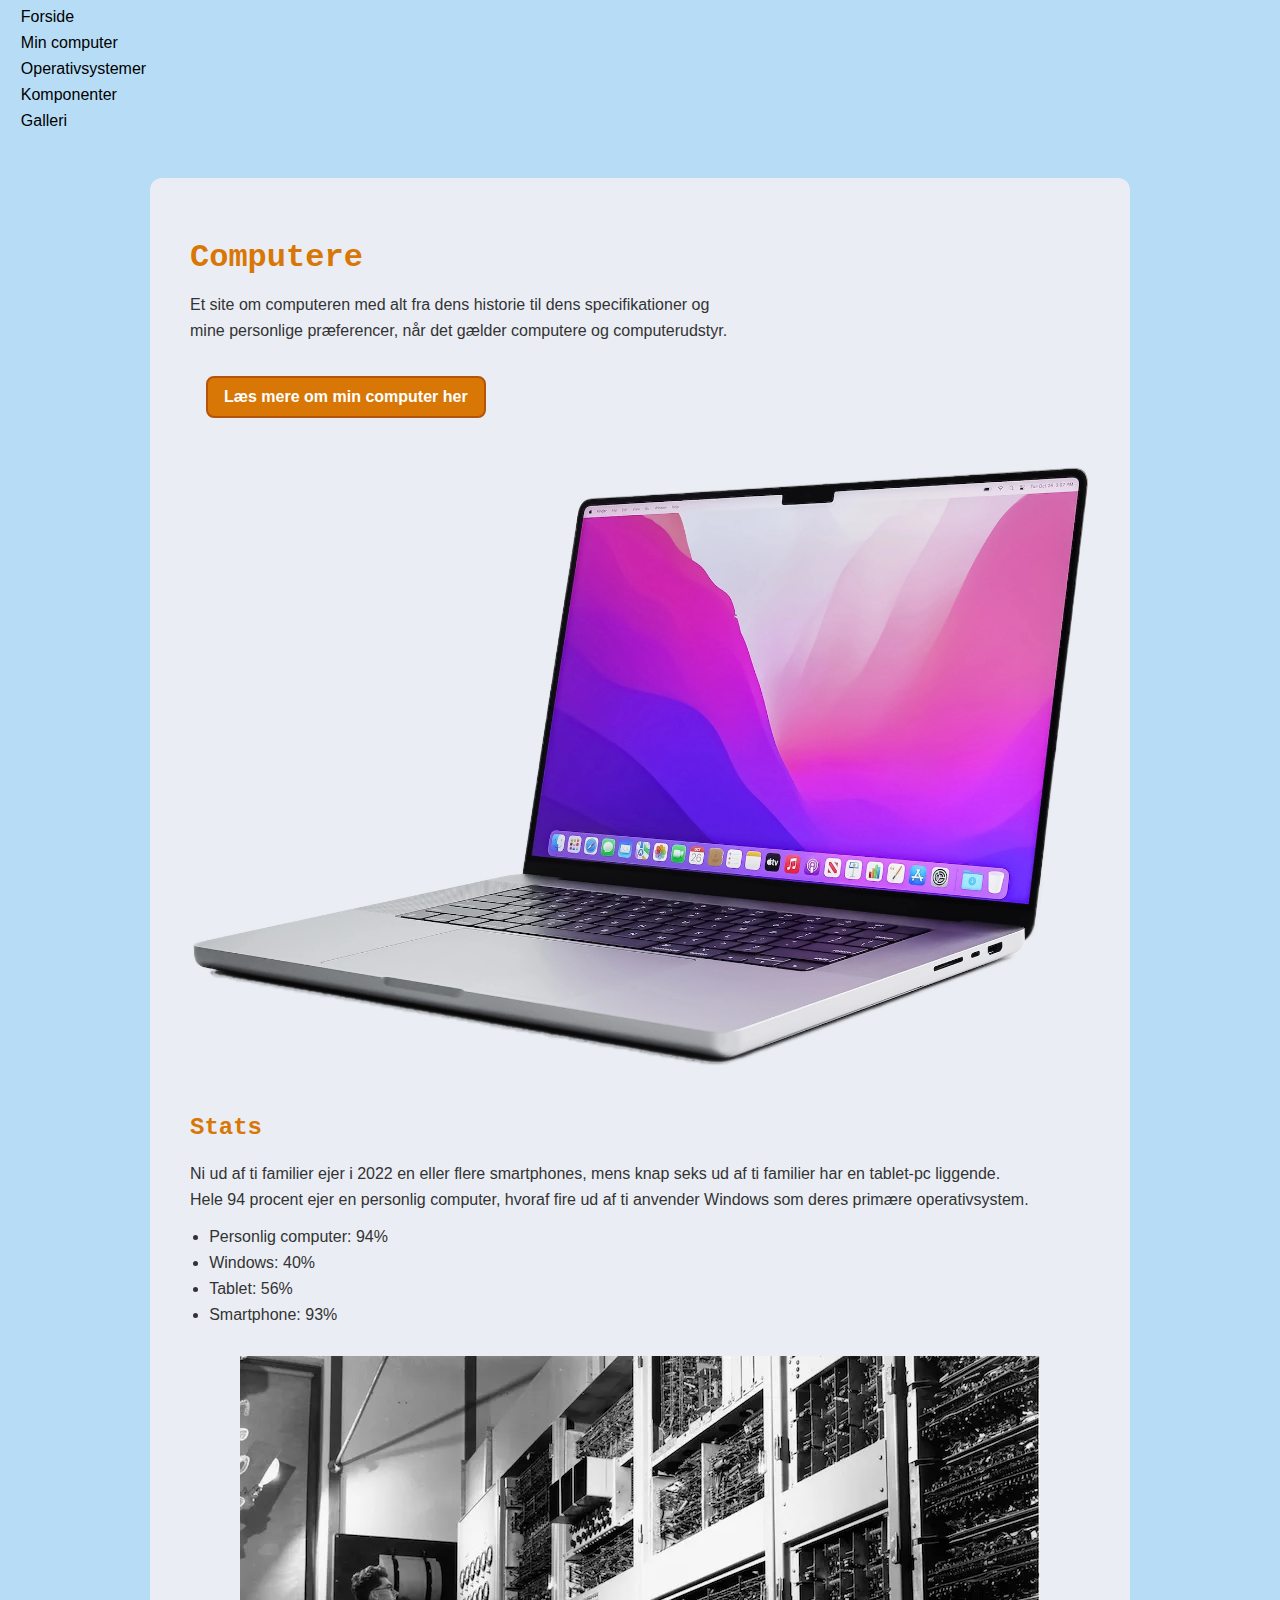
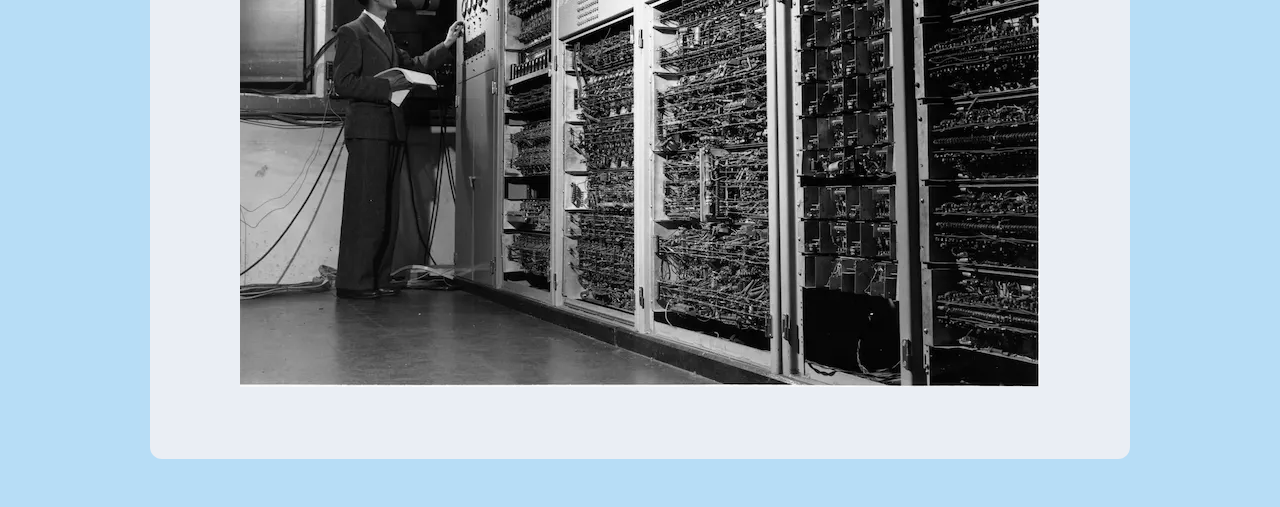
<file: index.html>
<!doctype html>
<html lang="da">
  <head>
    <meta charset="UTF-8" />
    <meta name="viewport" content="width=device-width, initial-scale=1.0" />
    <meta name="robots" content="noindex" />
    <title>Forside</title>
    <link rel="stylesheet" href="css/style.css" />
  </head>
  <body>
    <header>
      <nav>
        <ul>
          <li><a href="index.html">Forside</a></li>
          <li><a href="min_computer.html">Min computer</a></li>
          <li><a href="operativsystemer.html">Operativsystemer</a></li>
          <li><a href="komponenter.html">Komponenter</a></li>
          <li><a href="galleri.html">Galleri</a></li>
        </ul>
      </nav>
    </header>
    <main>
      <h1>Computere</h1>
      <p>
        Et site om computeren med alt fra dens historie til dens specifikationer
        og mine personlige præferencer, når det gælder computere og
        computerudstyr.
      </p>
      <a href="min_computer.html" class="cta-btn"
        >Læs mere om min computer her</a
      >
      <img src="imgs/computer-cutout.webp" alt="Et billede af en computer" />
      <h2>Stats</h2>
      <p>
        Ni ud af ti familier ejer i 2022 en eller flere smartphones, mens knap
        seks ud af ti familier har en tablet-pc liggende. Hele 94 procent ejer
        en personlig computer, hvoraf fire ud af ti anvender Windows som deres
        primære operativsystem.
      </p>
      <ul>
        <li>Personlig computer: 94%</li>
        <li>Windows: 40%</li>
        <li>Tablet: 56%</li>
        <li>Smartphone: 93%</li>
      </ul>
      <img
        src="imgs/computer-old.webp"
        alt="Et billede af en gammel computer"
      />
    </main>
    <footer></footer>
  </body>
</html>
</file>
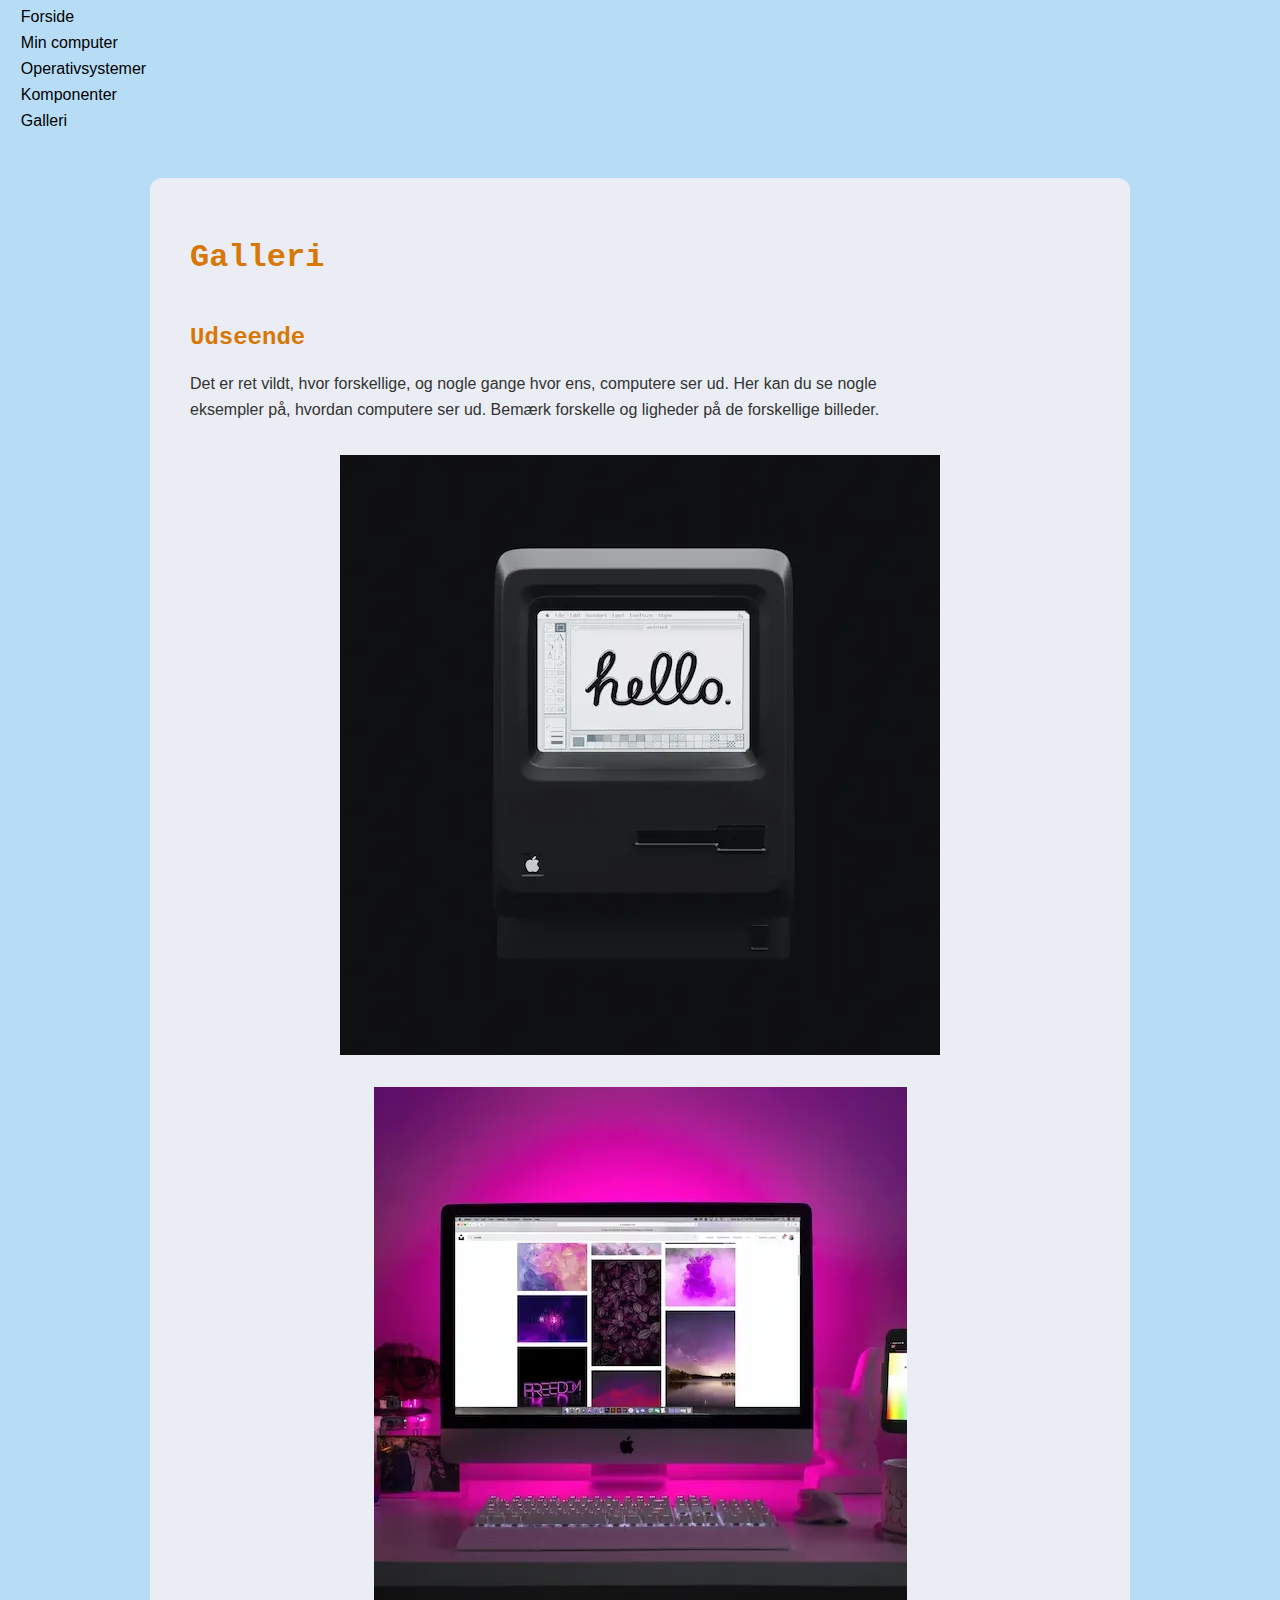
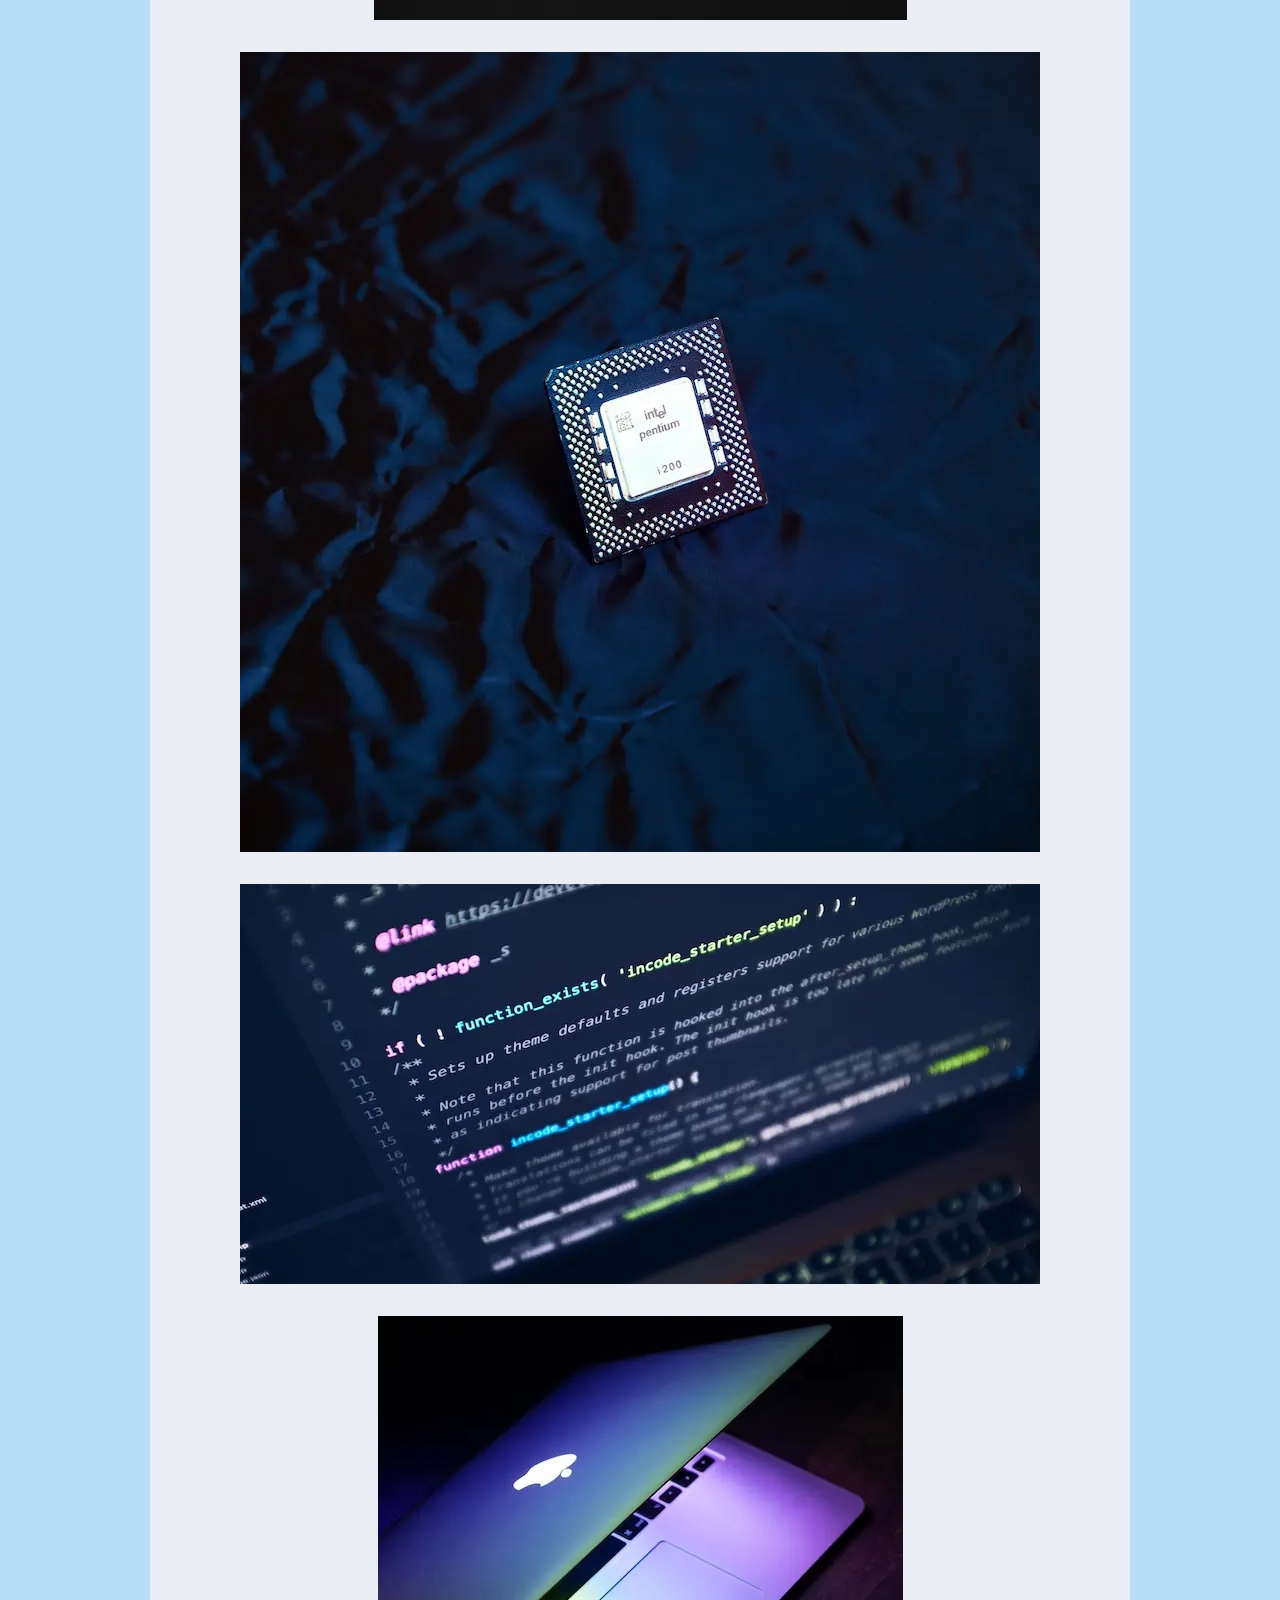
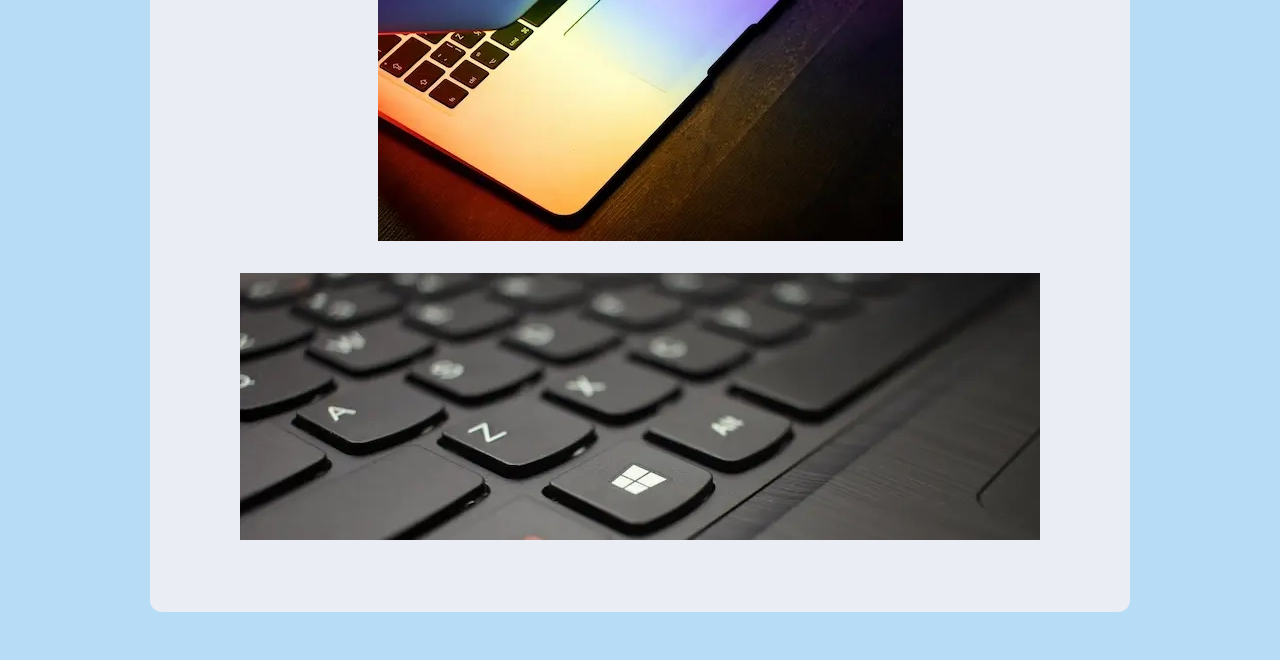
<file: galleri.html>
<!doctype html>
<html lang="da">
  <head>
    <meta charset="UTF-8" />
    <meta name="viewport" content="width=device-width, initial-scale=1.0" />
    <meta name="robots" content="noindex" />
    <title>Galleri</title>
    <link rel="stylesheet" href="css/style.css" />
  </head>
  <body>
    <header>
      <nav>
        <ul>
          <li><a href="index.html">Forside</a></li>
          <li><a href="min_computer.html">Min computer</a></li>
          <li><a href="operativsystemer.html">Operativsystemer</a></li>
          <li><a href="komponenter.html">Komponenter</a></li>
          <li><a href="galleri.html">Galleri</a></li>
        </ul>
      </nav>
    </header>
    <main>
      <h1>Galleri</h1>
      <h2>Udseende</h2>
      <p>
        Det er ret vildt, hvor forskellige, og nogle gange hvor ens, computere
        ser ud. Her kan du se nogle eksempler på, hvordan computere ser ud.
        Bemærk forskelle og ligheder på de forskellige billeder.
      </p>
      <img src="imgs/galleri/apple-84.webp" alt="" />
      <img src="imgs/galleri/desktop-setup.webp" alt="" />
      <img src="imgs/galleri/intel-chip.webp" alt="" />
      <img src="imgs/galleri/code.webp" alt="" />
      <img src="imgs/galleri/macbook.webp" alt="" />
      <img src="imgs/galleri/keyboard.webp" alt="" />
    </main>
    <footer></footer>
  </body>
</html>
</file>
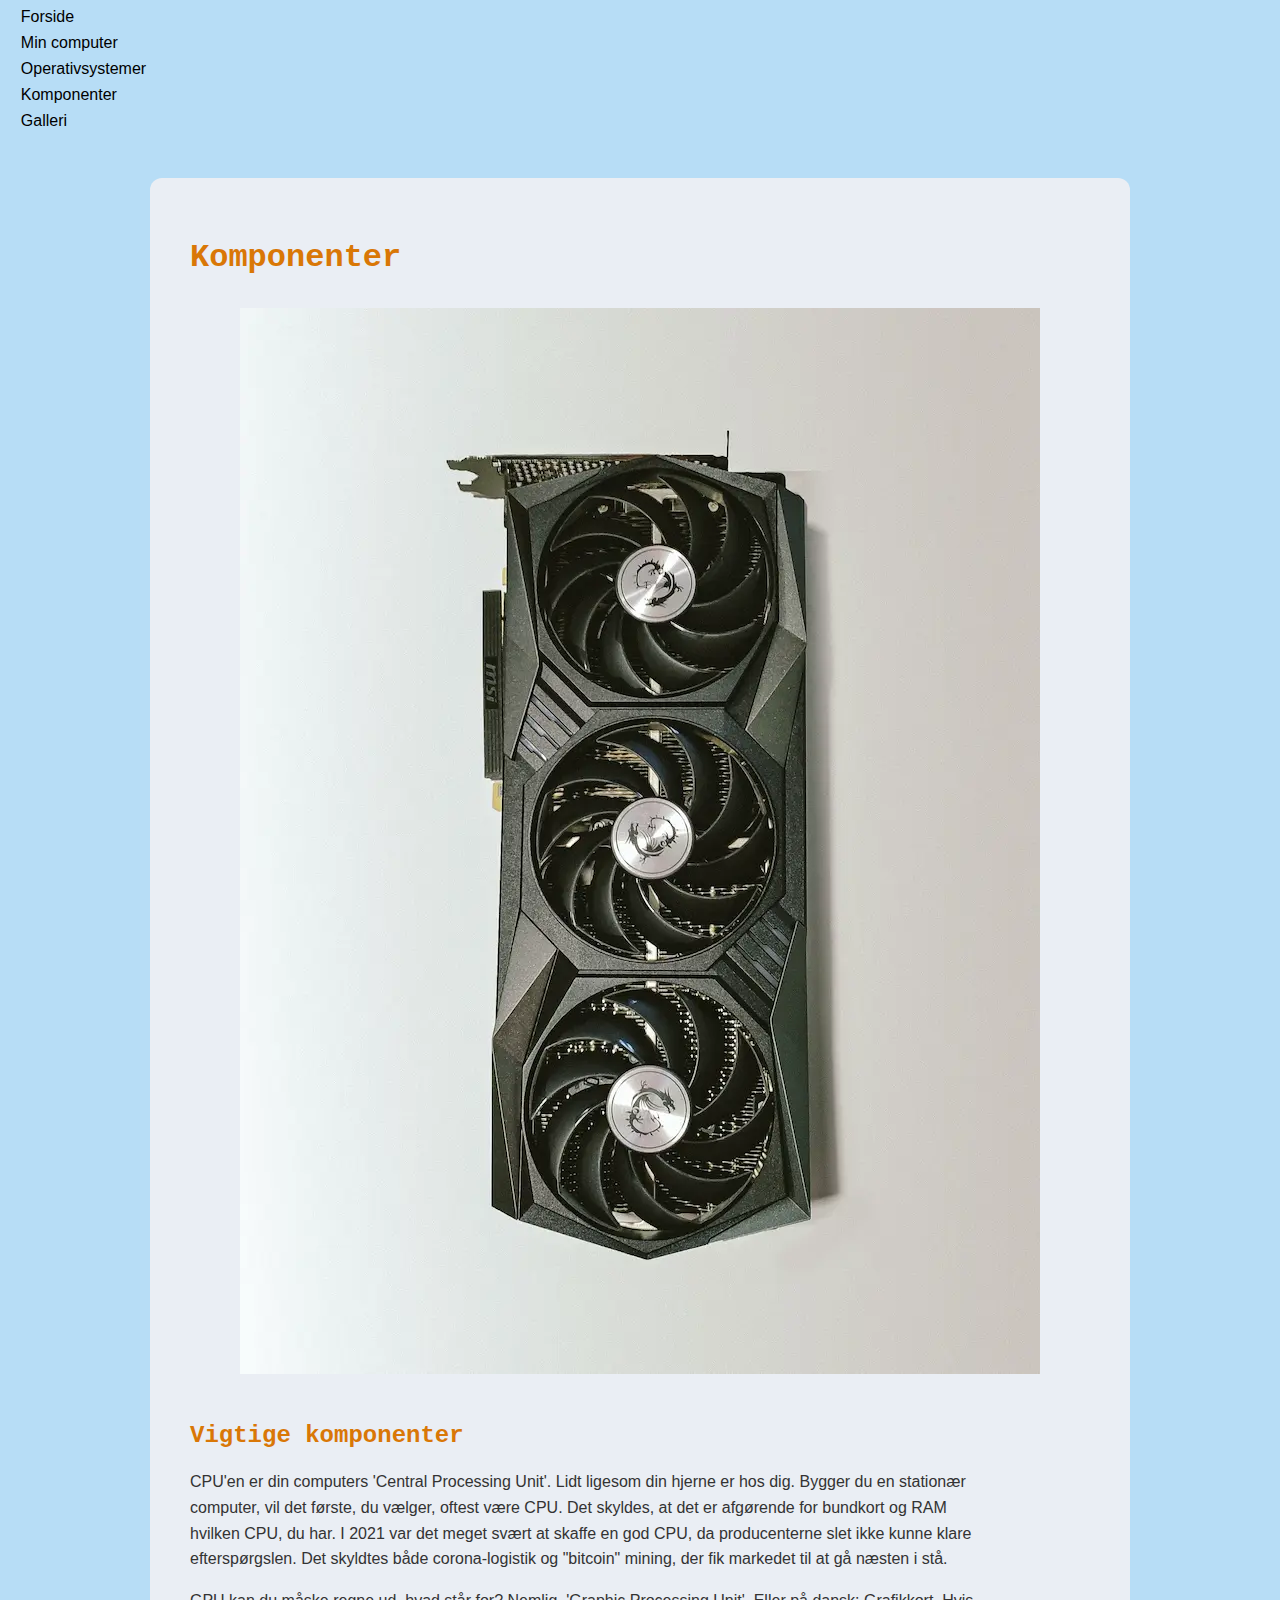
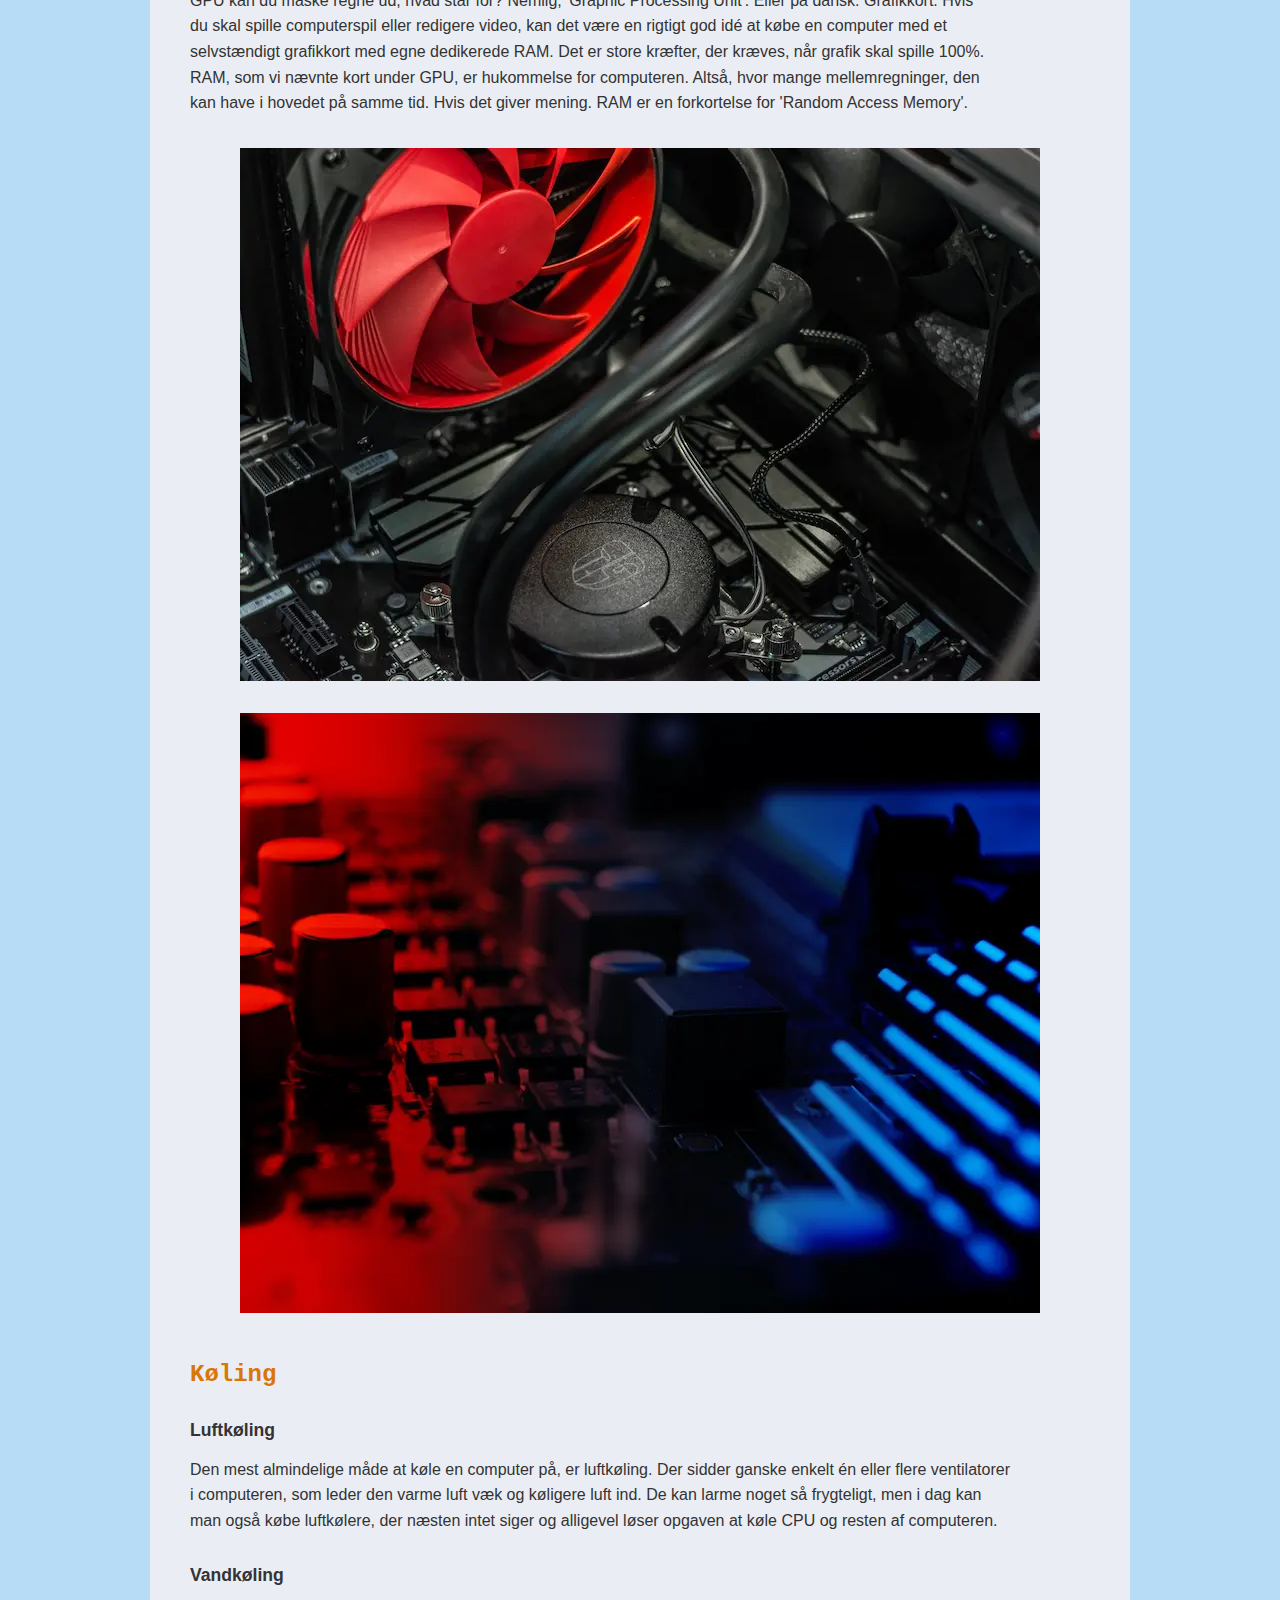
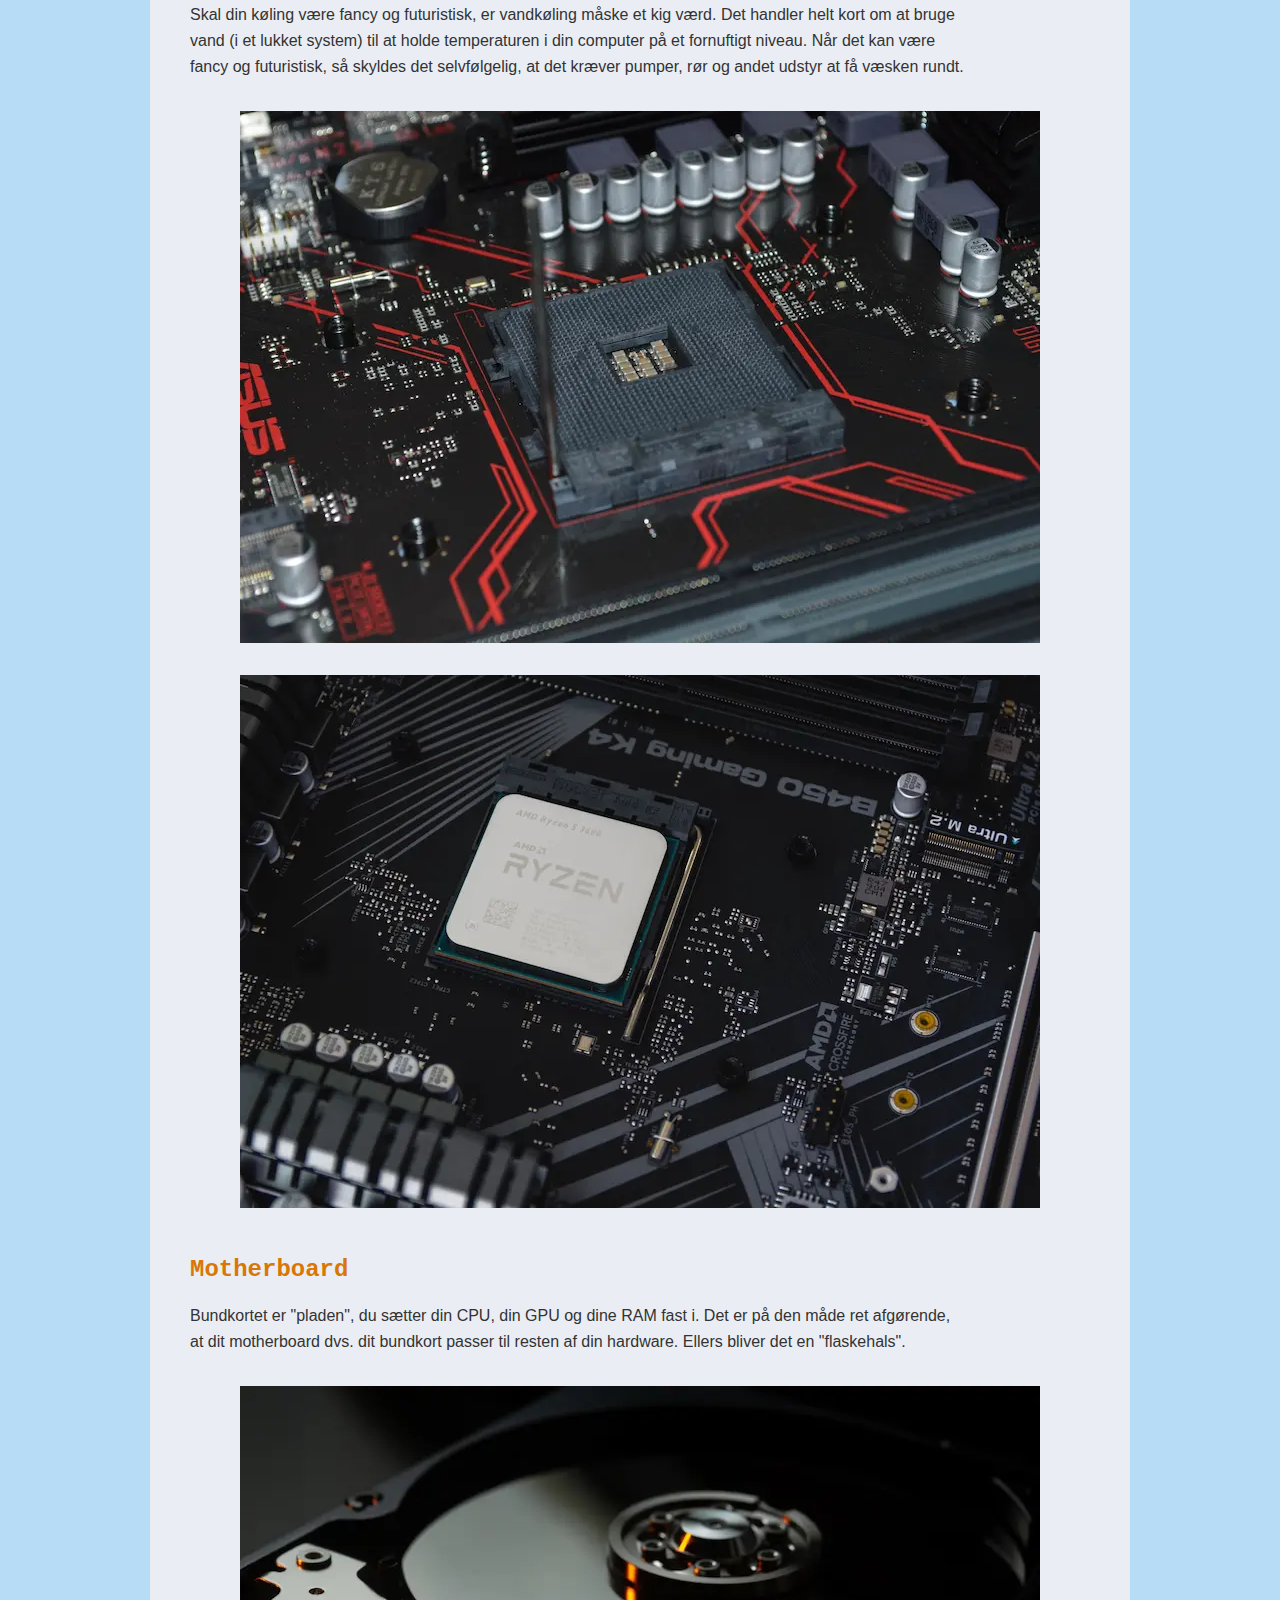
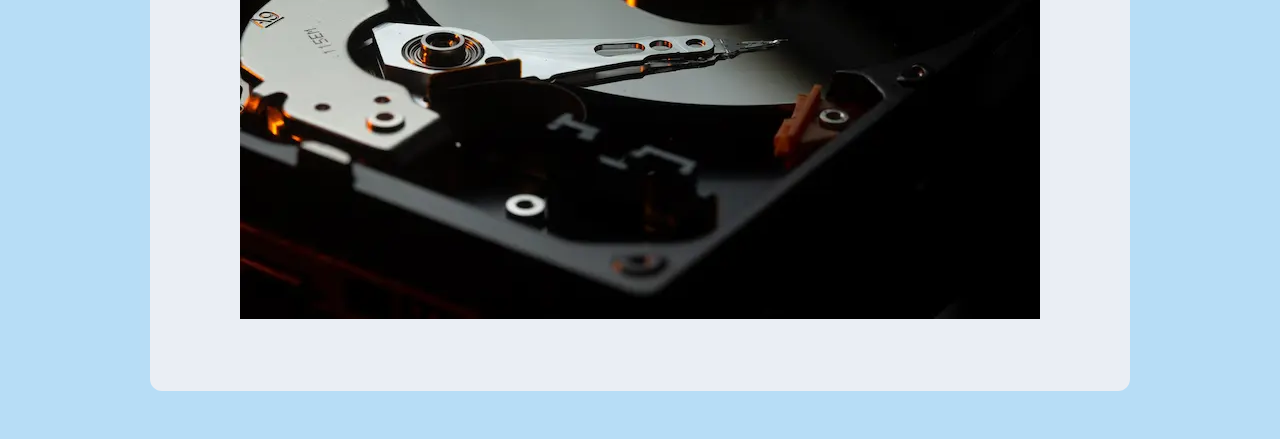
<file: komponenter.html>
<!doctype html>
<html lang="da">
  <head>
    <meta charset="UTF-8" />
    <meta name="viewport" content="width=device-width, initial-scale=1.0" />
    <meta name="robots" content="noindex" />
    <title>Komponenter</title>
    <link rel="stylesheet" href="css/style.css" />
  </head>
  <body>
    <header>
      <nav>
        <ul>
          <li><a href="index.html">Forside</a></li>
          <li><a href="min_computer.html">Min computer</a></li>
          <li><a href="operativsystemer.html">Operativsystemer</a></li>
          <li><a href="komponenter.html">Komponenter</a></li>
          <li><a href="galleri.html">Galleri</a></li>
        </ul>
      </nav>
    </header>
    <main>
      <h1>Komponenter</h1>
      <img
        src="imgs/komponenter/grafikkort.webp"
        alt="Et billede af et garfikkort"
      />
      <h2>Vigtige komponenter</h2>
      <p>
        CPU'en er din computers 'Central Processing Unit'. Lidt ligesom din
        hjerne er hos dig. Bygger du en stationær computer, vil det første, du
        vælger, oftest være CPU. Det skyldes, at det er afgørende for bundkort
        og RAM hvilken CPU, du har. I 2021 var det meget svært at skaffe en god
        CPU, da producenterne slet ikke kunne klare efterspørgslen. Det skyldtes
        både corona-logistik og "bitcoin" mining, der fik markedet til at gå
        næsten i stå.
      </p>
      <p>
        GPU kan du måske regne ud, hvad står for? Nemlig, 'Graphic Processing
        Unit'. Eller på dansk: Grafikkort. Hvis du skal spille computerspil
        eller redigere video, kan det være en rigtigt god idé at købe en
        computer med et selvstændigt grafikkort med egne dedikerede RAM. Det er
        store kræfter, der kræves, når grafik skal spille 100%. RAM, som vi
        nævnte kort under GPU, er hukommelse for computeren. Altså, hvor mange
        mellemregninger, den kan have i hovedet på samme tid. Hvis det giver
        mening. RAM er en forkortelse for 'Random Access Memory'.
      </p>
      <img
        src="imgs/komponenter/luft.webp"
        alt="Et billede af en motor der visualisere luft"
      />
      <img
        src="imgs/komponenter/motherboard1.webp"
        alt="Et billede af et motherboard"
      />
      <h2>Køling</h2>
      <h3>Luftkøling</h3>
      <p>
        Den mest almindelige måde at køle en computer på, er luftkøling. Der
        sidder ganske enkelt én eller flere ventilatorer i computeren, som leder
        den varme luft væk og køligere luft ind. De kan larme noget så
        frygteligt, men i dag kan man også købe luftkølere, der næsten intet
        siger og alligevel løser opgaven at køle CPU og resten af computeren.
      </p>
      <h3>Vandkøling</h3>
      <p>
        Skal din køling være fancy og futuristisk, er vandkøling måske et kig
        værd. Det handler helt kort om at bruge vand (i et lukket system) til at
        holde temperaturen i din computer på et fornuftigt niveau. Når det kan
        være fancy og futuristisk, så skyldes det selvfølgelig, at det kræver
        pumper, rør og andet udstyr at få væsken rundt.
      </p>
      <img
        src="imgs/komponenter/motherboard2.webp"
        alt="Et billede af et motherboard"
      />
      <img
        src="imgs/komponenter/processor.webp"
        alt="Et billede af en processor"
      />
      <h2>Motherboard</h2>
      <p>
        Bundkortet er "pladen", du sætter din CPU, din GPU og dine RAM fast i.
        Det er på den måde ret afgørende, at dit motherboard dvs. dit bundkort
        passer til resten af din hardware. Ellers bliver det en "flaskehals".
      </p>
      <img
        src="imgs/komponenter/vand.webp"
        alt="Et billede af en computerdel"
      />
    </main>
    <footer></footer>
  </body>
</html>
</file>
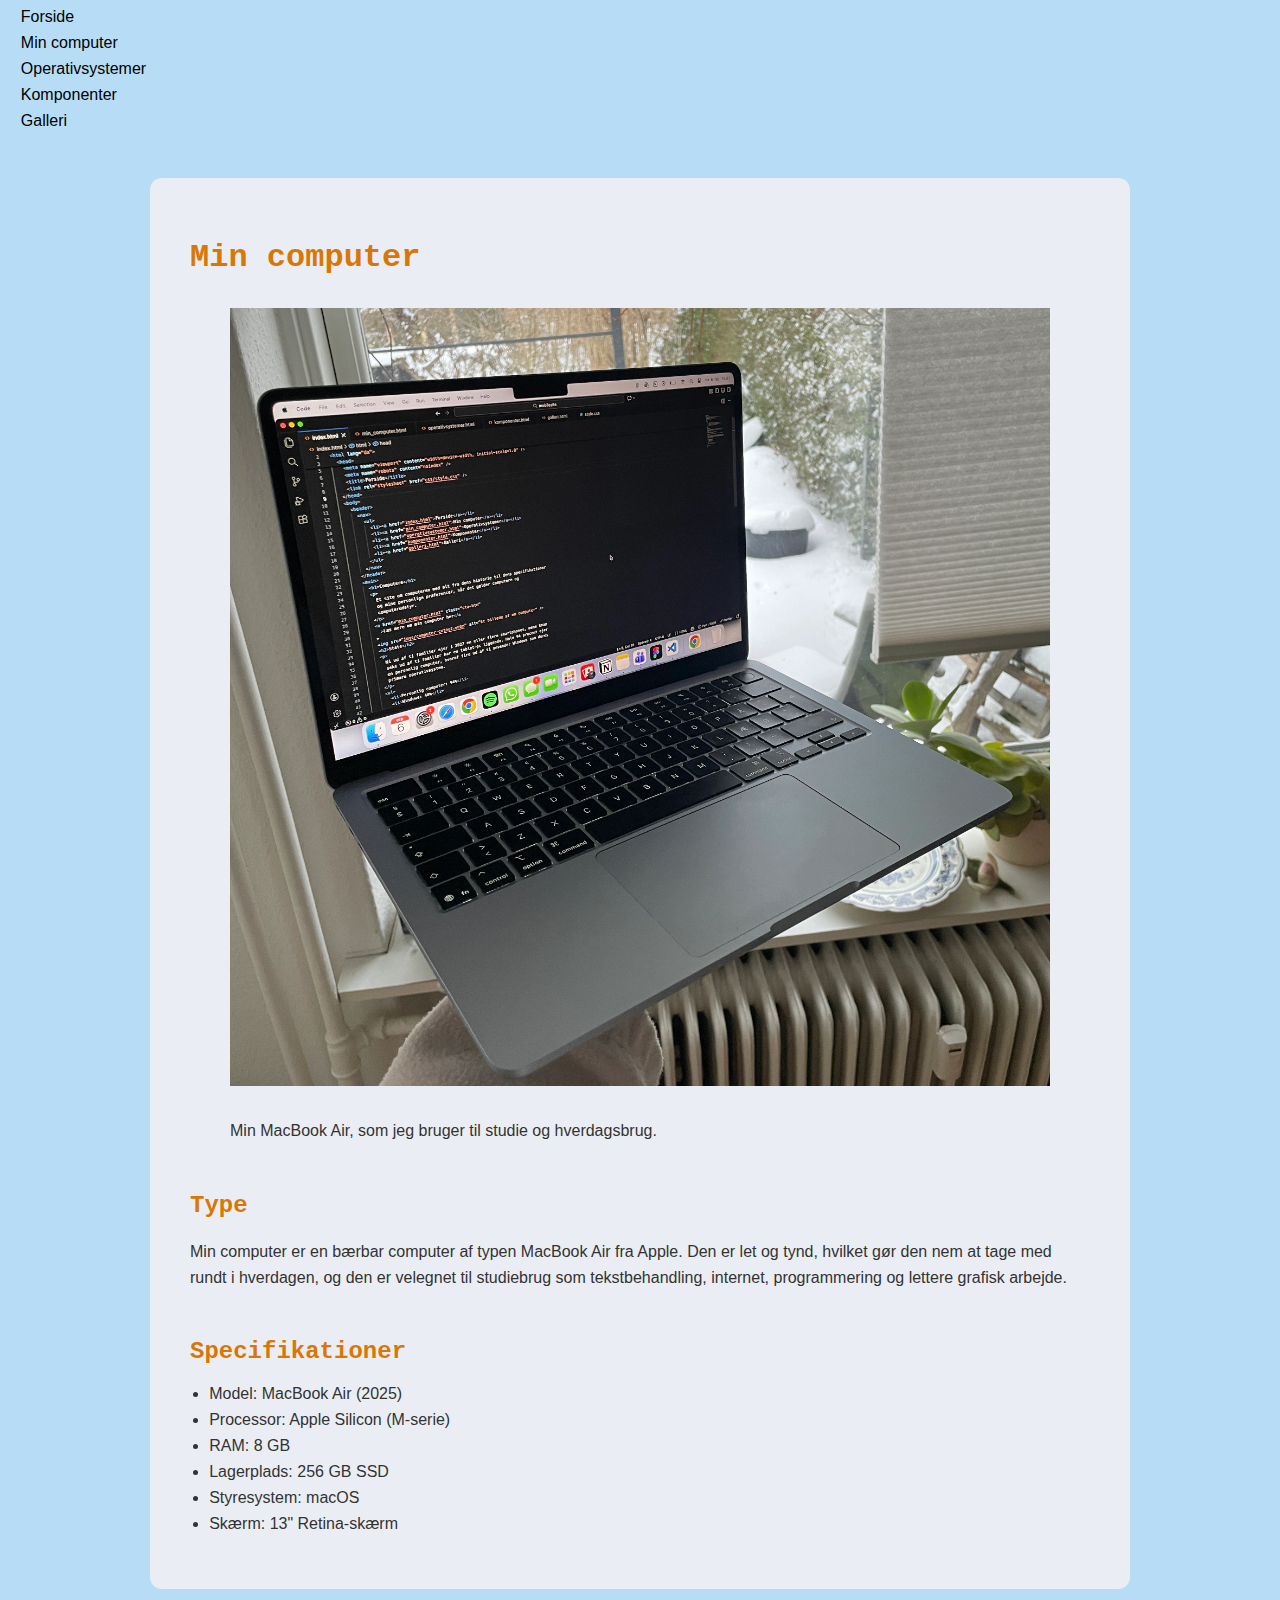
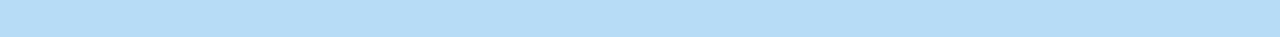
<file: min_computer.html>
<!doctype html>
<html lang="da">
  <head>
    <meta charset="UTF-8" />
    <meta name="viewport" content="width=device-width, initial-scale=1.0" />
    <meta name="robots" content="noindex" />
    <title>Min computer</title>
    <link rel="stylesheet" href="css/style.css" />
  </head>
  <body>
    <header>
      <nav>
        <ul>
          <li><a href="index.html">Forside</a></li>
          <li><a href="min_computer.html">Min computer</a></li>
          <li><a href="operativsystemer.html">Operativsystemer</a></li>
          <li><a href="komponenter.html">Komponenter</a></li>
          <li><a href="galleri.html">Galleri</a></li>
        </ul>
      </nav>
    </header>
    <main>
      <h1>Min computer</h1>
      <figure>
        <img
          src="imgs/min-computer.webp"
          alt="Dette er et billede af min MacBook Air"
        />
        <figcaption>
          Min MacBook Air, som jeg bruger til studie og hverdagsbrug.
        </figcaption>
      </figure>
      <h2>Type</h2>
      <p>
        Min computer er en bærbar computer af typen MacBook Air fra Apple. Den
        er let og tynd, hvilket gør den nem at tage med rundt i hverdagen, og
        den er velegnet til studiebrug som tekstbehandling, internet,
        programmering og lettere grafisk arbejde.
      </p>
      <h2>Specifikationer</h2>
      <ul>
        <li>Model: MacBook Air (2025)</li>
        <li>Processor: Apple Silicon (M-serie)</li>
        <li>RAM: 8 GB</li>
        <li>Lagerplads: 256 GB SSD</li>
        <li>Styresystem: macOS</li>
        <li>Skærm: 13" Retina-skærm</li>
      </ul>
    </main>
    <footer></footer>
  </body>
</html>
</file>
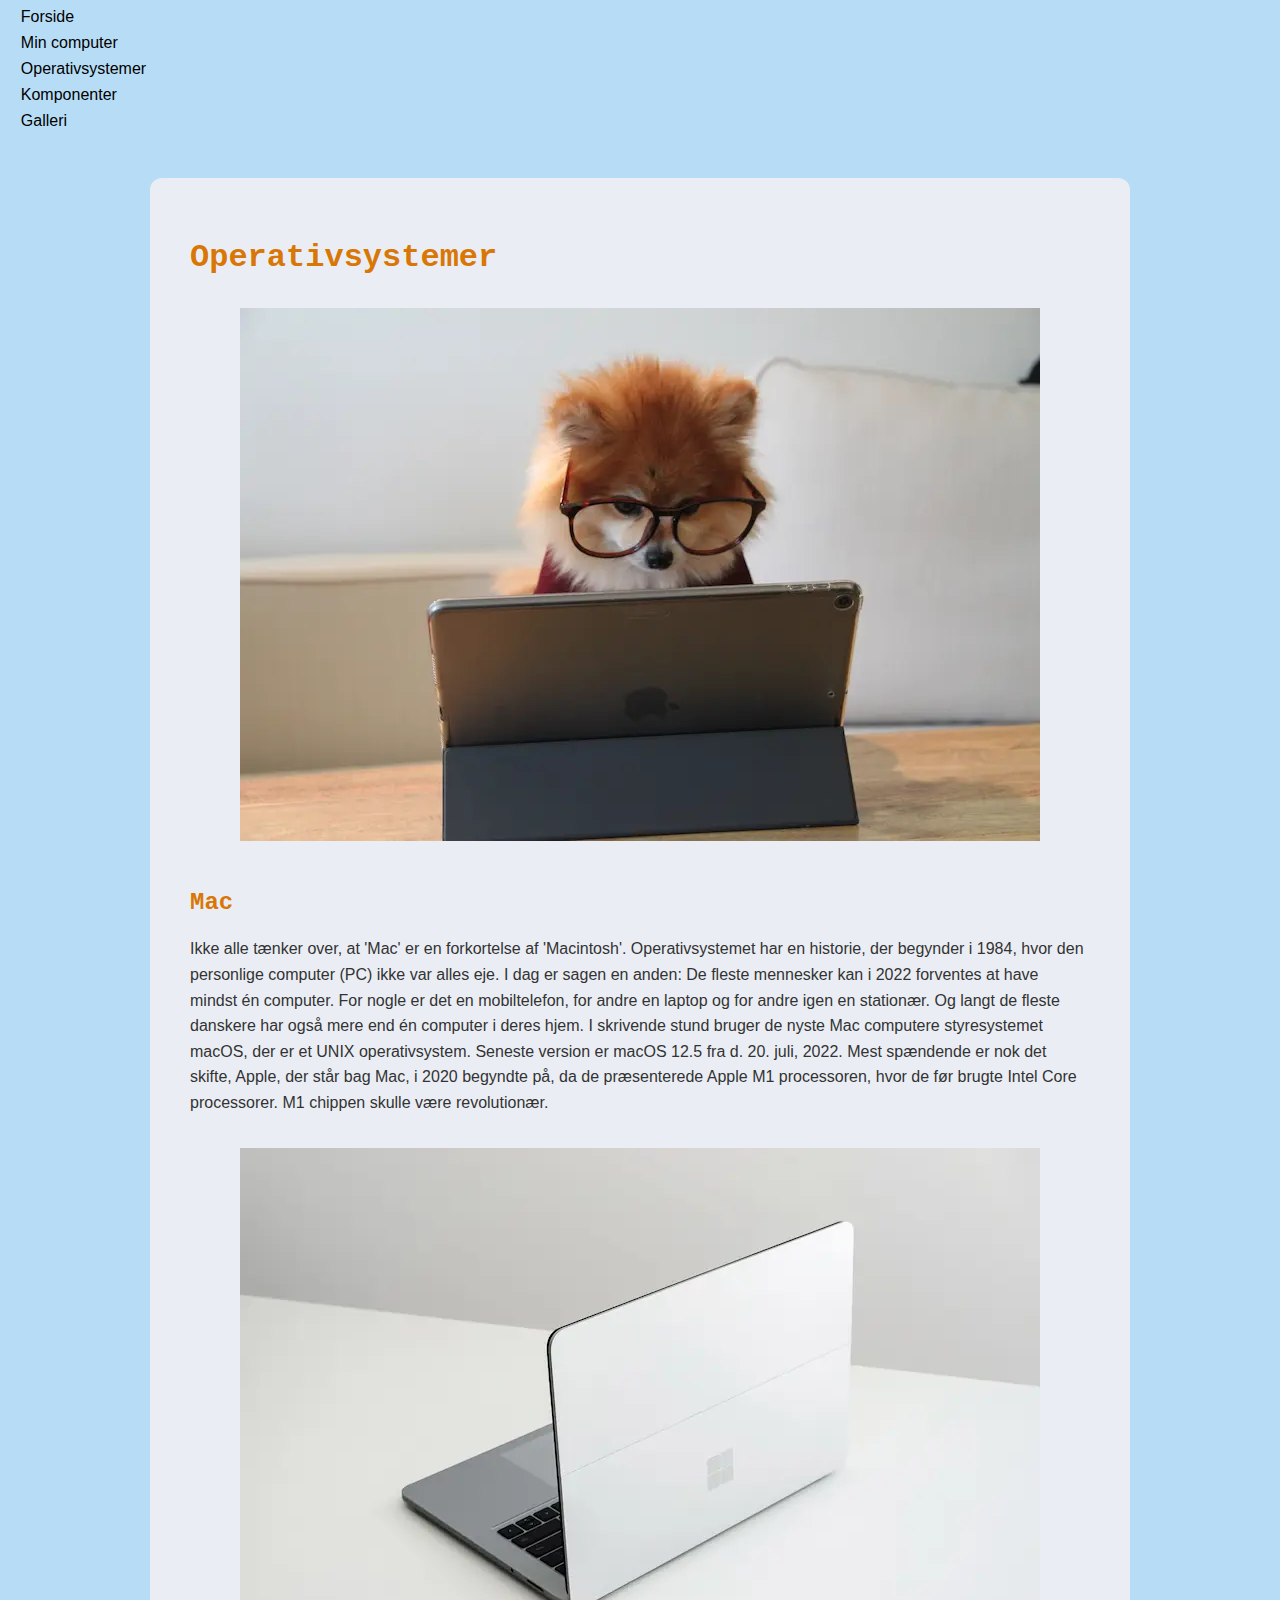
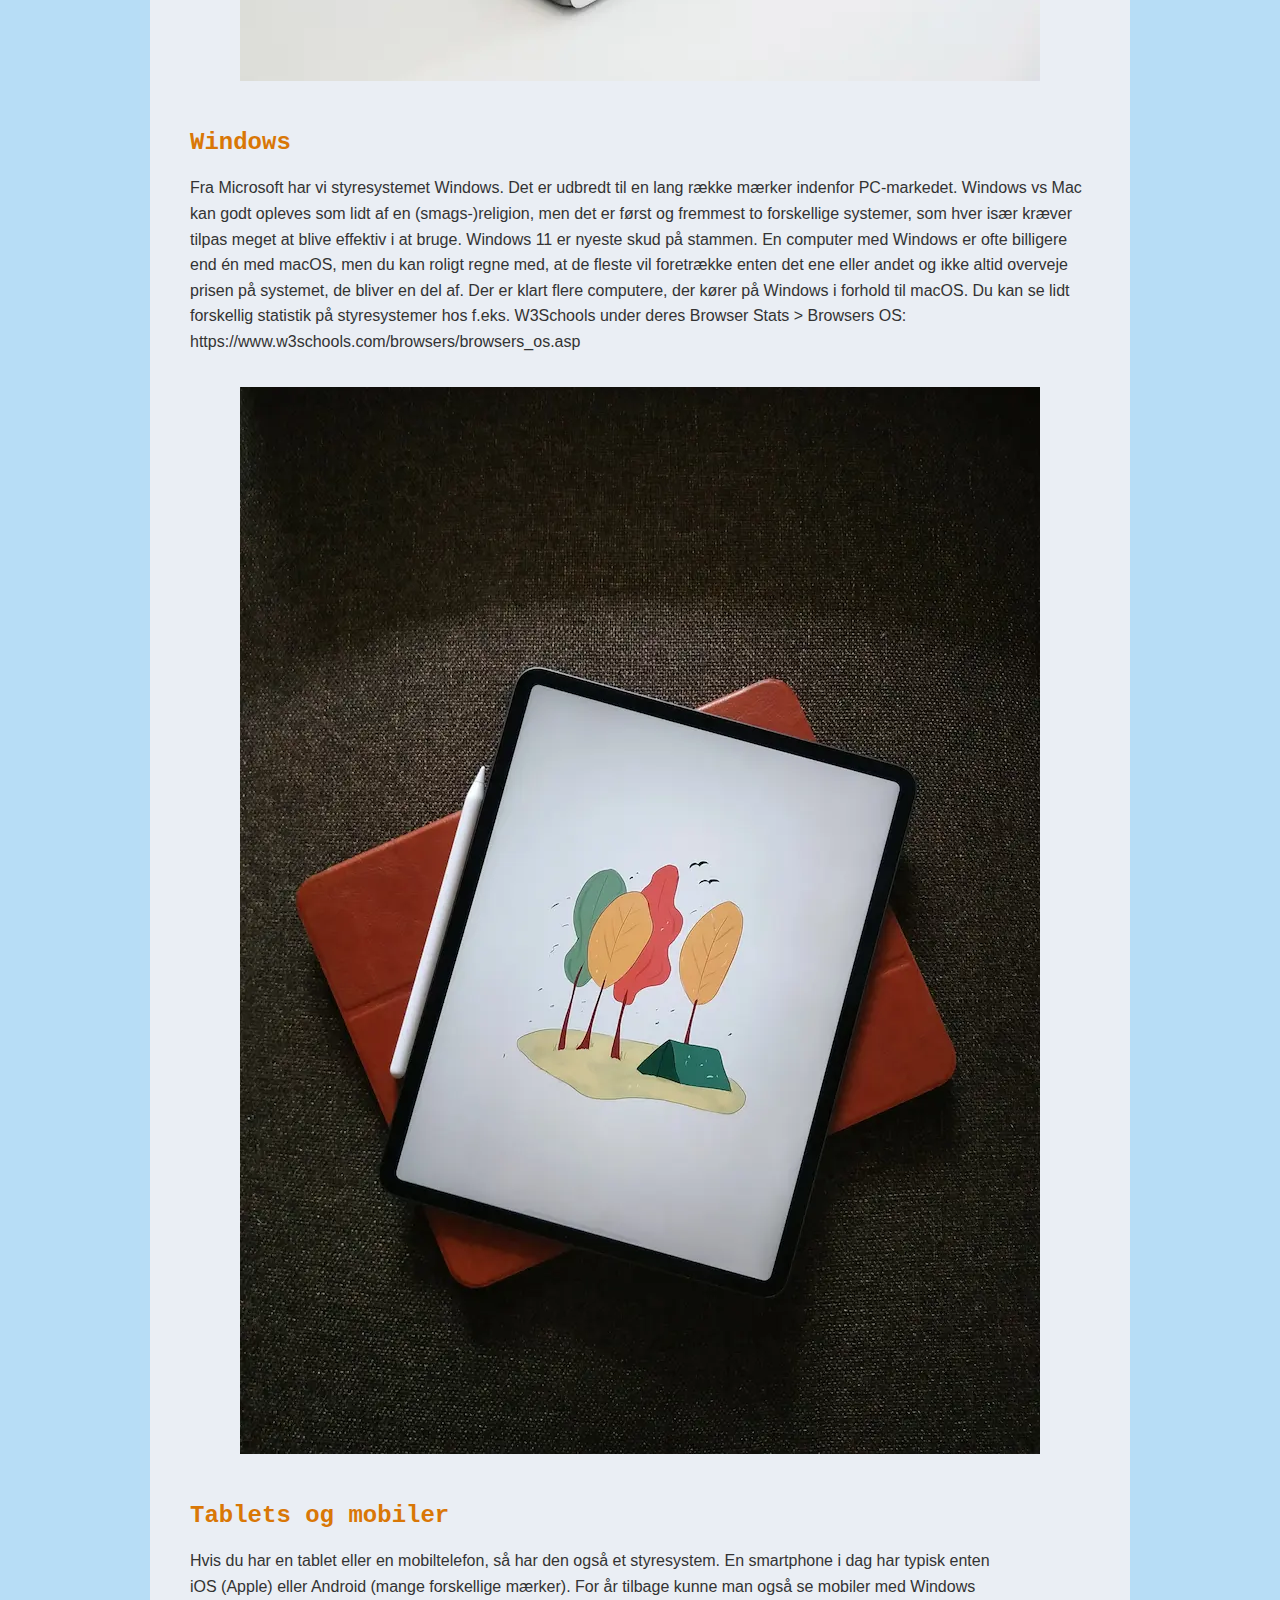
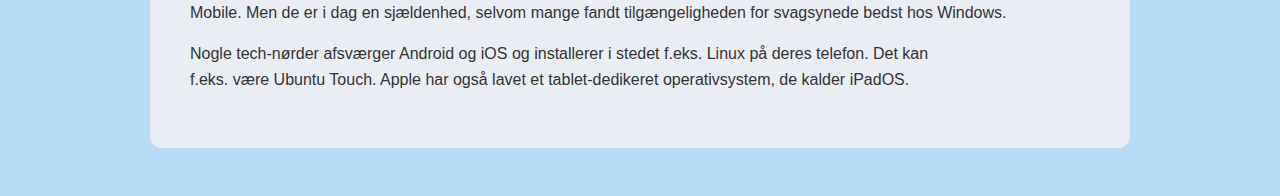
<file: operativsystemer.html>
<!doctype html>
<html lang="da">
  <head>
    <meta charset="UTF-8" />
    <meta name="viewport" content="width=device-width, initial-scale=1.0" />
    <meta name="robots" content="noindex" />
    <title>Operativsystemer</title>
    <link rel="stylesheet" href="css/style.css" />
  </head>
  <body>
    <header>
      <nav>
        <ul>
          <li><a href="index.html">Forside</a></li>
          <li><a href="min_computer.html">Min computer</a></li>
          <li><a href="operativsystemer.html">Operativsystemer</a></li>
          <li><a href="komponenter.html">Komponenter</a></li>
          <li><a href="galleri.html">Galleri</a></li>
        </ul>
      </nav>
    </header>
    <main>
      <h1>Operativsystemer</h1>
      <img src="imgs/mac.webp" alt="Et billede af en mac computer" />
      <h2>Mac</h2>
      <p>
        Ikke alle tænker over, at 'Mac' er en forkortelse af 'Macintosh'.
        Operativsystemet har en historie, der begynder i 1984, hvor den
        personlige computer (PC) ikke var alles eje. I dag er sagen en anden: De
        fleste mennesker kan i 2022 forventes at have mindst én computer. For
        nogle er det en mobiltelefon, for andre en laptop og for andre igen en
        stationær. Og langt de fleste danskere har også mere end én computer i
        deres hjem. I skrivende stund bruger de nyste Mac computere
        styresystemet macOS, der er et UNIX operativsystem. Seneste version er
        macOS 12.5 fra d. 20. juli, 2022. Mest spændende er nok det skifte,
        Apple, der står bag Mac, i 2020 begyndte på, da de præsenterede Apple M1
        processoren, hvor de før brugte Intel Core processorer. M1 chippen
        skulle være revolutionær.
      </p>
      <img src="imgs/windows.webp" alt="Et billede af en windows computer" />
      <h2>Windows</h2>
      <p>
        Fra Microsoft har vi styresystemet Windows. Det er udbredt til en lang
        række mærker indenfor PC-markedet. Windows vs Mac kan godt opleves som
        lidt af en (smags-)religion, men det er først og fremmest to forskellige
        systemer, som hver især kræver tilpas meget at blive effektiv i at
        bruge. Windows 11 er nyeste skud på stammen. En computer med Windows er
        ofte billigere end én med macOS, men du kan roligt regne med, at de
        fleste vil foretrække enten det ene eller andet og ikke altid overveje
        prisen på systemet, de bliver en del af. Der er klart flere computere,
        der kører på Windows i forhold til macOS. Du kan se lidt forskellig
        statistik på styresystemer hos f.eks. W3Schools under deres Browser
        Stats > Browsers OS: https://www.w3schools.com/browsers/browsers_os.asp
      </p>
      <img src="imgs/tablet.webp" alt="Et billede af en tablet" />
      <h2>Tablets og mobiler</h2>
      <p>
        Hvis du har en tablet eller en mobiltelefon, så har den også et
        styresystem. En smartphone i dag har typisk enten iOS (Apple) eller
        Android (mange forskellige mærker). For år tilbage kunne man også se
        mobiler med Windows Mobile. Men de er i dag en sjældenhed, selvom mange
        fandt tilgængeligheden for svagsynede bedst hos Windows.
      </p>
      <p>
        Nogle tech-nørder afsværger Android og iOS og installerer i stedet
        f.eks. Linux på deres telefon. Det kan f.eks. være Ubuntu Touch. Apple
        har også lavet et tablet-dedikeret operativsystem, de kalder iPadOS.
      </p>
    </main>
    <footer></footer>
  </body>
</html>
</file>
<file: css/style.css>
body {
  background-color: #b7ddf6;
}

main {
  max-width: 900px;
  margin: 3rem auto;
  padding: 2.5rem;
  background-color: #eaeef4;
  border-radius: 12px;
}

nav ul {
  list-style: none;
  margin: 0;
  padding: 0;
  gap: 1.5rem;
}

nav a {
  font-family: Arial, Helvetica, sans-serif;
  text-decoration: none;
  color: black;
  padding: 0.5rem 0.8rem;
  border-radius: 6px;
}

h1,
h2 {
  font-family: "Courier New", Courier, monospace;
  color: #d97706;
}

h1 {
  margin-bottom: 1rem;
}

h2 {
  margin-top: 3rem;
}

h3 {
  font-family: Arial, Helvetica, sans-serif;
  font-size: 1.1rem;
  font-weight: bold;
  margin-top: 2rem;
  margin-bottom: 0.5rem;
  color: #333;
}

.cta-btn {
  color: white;
  background-color: #d97706;
  padding: 10px 16px;
  margin: 1em;
  border-radius: 8px;
  display: inline-block;
  text-decoration: none;
  border: 2px solid #b45309;
  font-family: Arial, Helvetica, sans-serif;
  font-weight: bold;
}

.cta-btn:hover {
  color: white;
  background-color: #b45309;
}

p {
  font-family: Arial, Helvetica, sans-serif;
  line-height: 1.6;
  margin-bottom: 1rem;
  text-wrap: balance;
}

p,
li {
  color: #333;
}

ul {
  padding-left: 1.2rem;
}

li {
  font-family: Arial, Helvetica, sans-serif;
  margin-bottom: 0.5rem;
}

img {
  max-width: 100%;
  height: auto;
  display: block;
  margin: 2rem auto;
}

figcaption {
  font-family: Arial, Helvetica, sans-serif;
  line-height: 1.6;
  margin-bottom: 1rem;
  color: #333;
}
</file>
